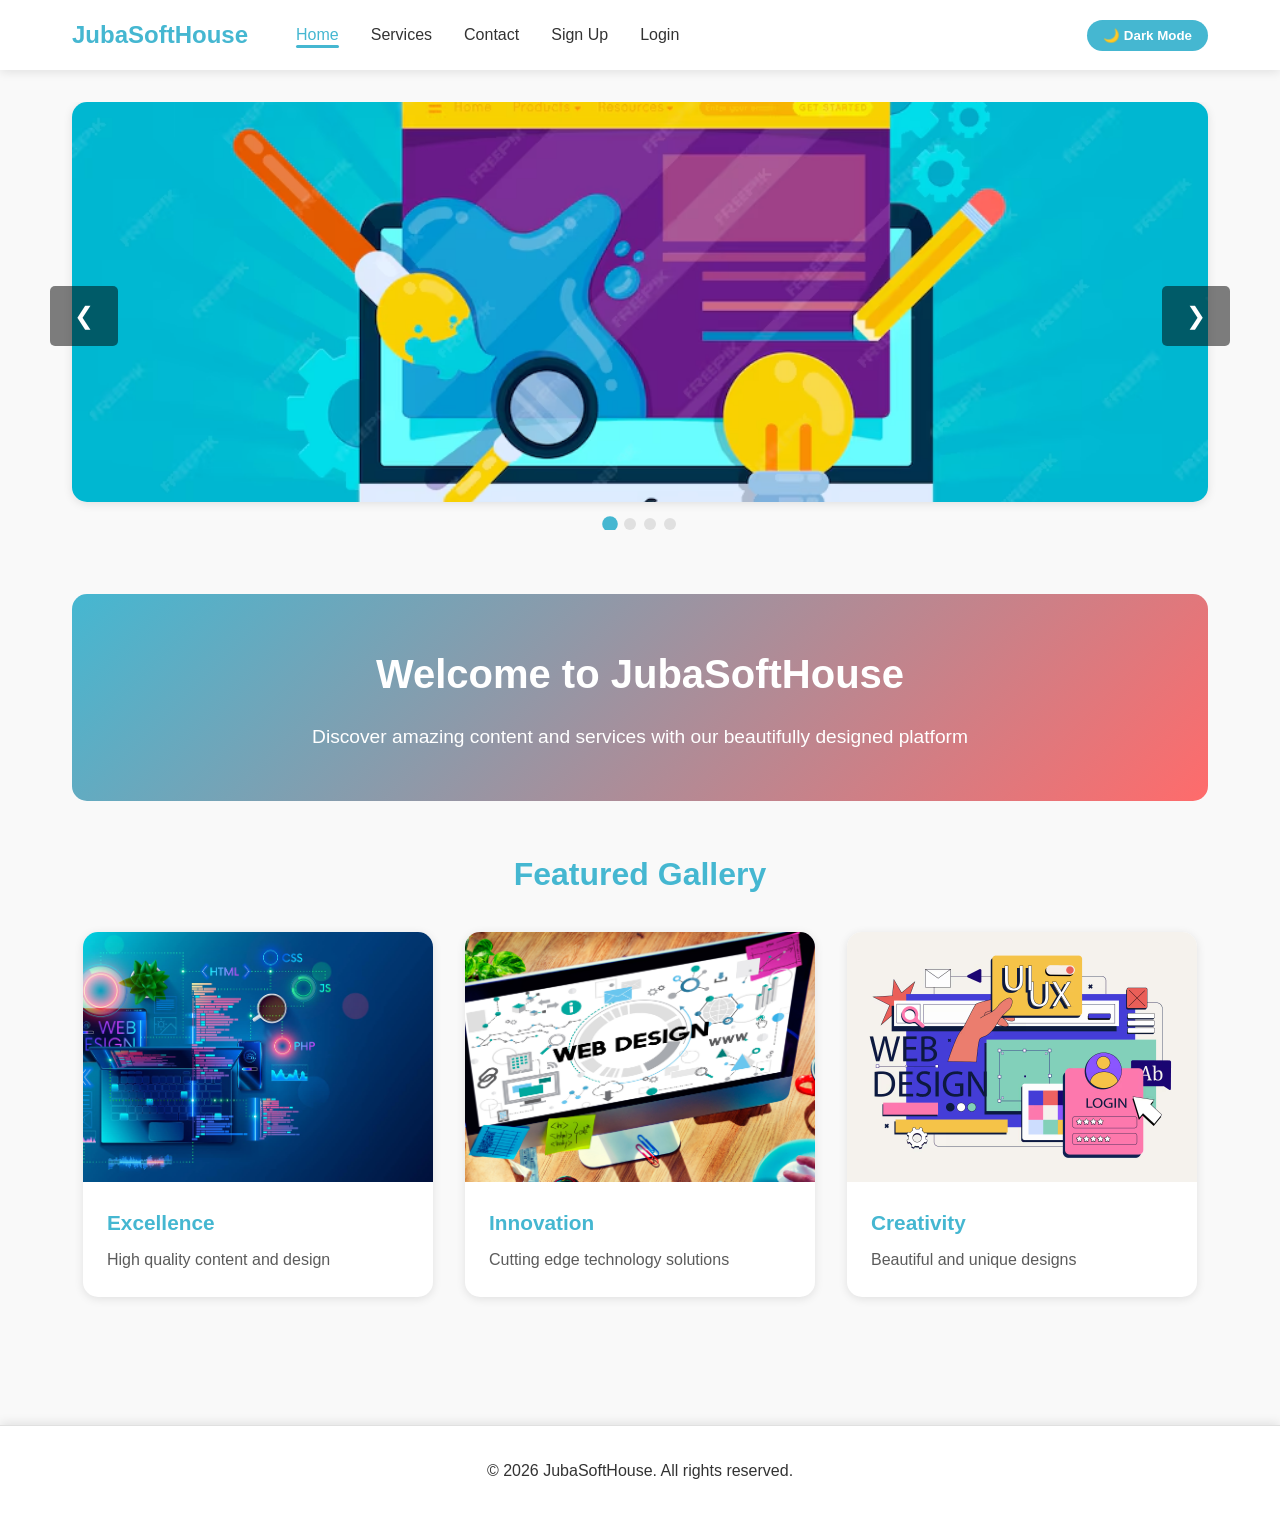
<file: index.html>
<!DOCTYPE html>
<html lang="en">
<head>
    <meta charset="UTF-8">
    <meta name="viewport" content="width=device-width, initial-scale=1.0">
    <title>Home - JubaSoftHouse</title>
    <link rel="stylesheet" href="style.css">
</head>
<body>
    <!-- Navigation Bar -->
    <nav class="navbar">
        <div class="nav-container">
            <div class="logo">JubaSoftHouse</div>
            <ul class="nav-menu">
                <li><a href="index.html" class="active">Home</a></li>
                <li><a href="services.html">Services</a></li>
                <li><a href="contact.html">Contact</a></li>
                <li><a href="signup.html">Sign Up</a></li>
                <li><a href="login.html">Login</a></li>
            </ul>
            <button class="dark-mode-toggle" id="darkModeBtn">🌙 Dark Mode</button>
        </div>
    </nav>

    <!-- Sliding Images Section -->
    <div class="slider-container">
        <div class="slider">
            <img src="Images/web4.avif" alt="Slide 1" class="slide">
            <img src="Images/wEB2.jpeg" alt="Slide 2" class="slide">
            <img src="Images/web5.avif" alt="Slide 3" class="slide">
            <img src="Images/Web-Design (1).jpg" alt="Slide 4" class="slide">
        </div>
        <button class="prev-btn" onclick="changeSlide(-1)">❮</button>
        <button class="next-btn" onclick="changeSlide(1)">❯</button>
        <div class="dots">
            <span class="dot" onclick="currentSlide(0)"></span>
            <span class="dot" onclick="currentSlide(1)"></span>
            <span class="dot" onclick="currentSlide(2)"></span>
            <span class="dot" onclick="currentSlide(3)"></span>
        </div>
    </div>

    <!-- Main Content -->
    <main class="main-content">
        <section class="hero">
            <h1>Welcome to JubaSoftHouse</h1>
            <p>Discover amazing content and services with our beautifully designed platform</p>
        </section>

        <!-- Gallery Section with 3 Images -->
        <section class="gallery">
            <h2>Featured Gallery</h2>
            <div class="gallery-container">
                <div class="gallery-item">
                    <img src="Images/web-design.jpg" alt="Gallery 1">
                    <h3>Excellence</h3>
                    <p>High quality content and design</p>
                </div>
                <div class="gallery-item">
                    <img src="Images/Web1.jpg" alt="Gallery 2">
                    <h3>Innovation</h3>
                    <p>Cutting edge technology solutions</p>
                </div>
                <div class="gallery-item">
                    <img src="Images/Web3.avif" alt="Gallery 3">
                    <h3>Creativity</h3>
                    <p>Beautiful and unique designs</p>
                </div>
            </div>
        </section>
    </main>

    <!-- Footer -->
    <footer class="footer">
        <p>&copy; 2026 JubaSoftHouse. All rights reserved.</p>
    </footer>

    <script src="script.js"></script>
</body>
</html>
</file>
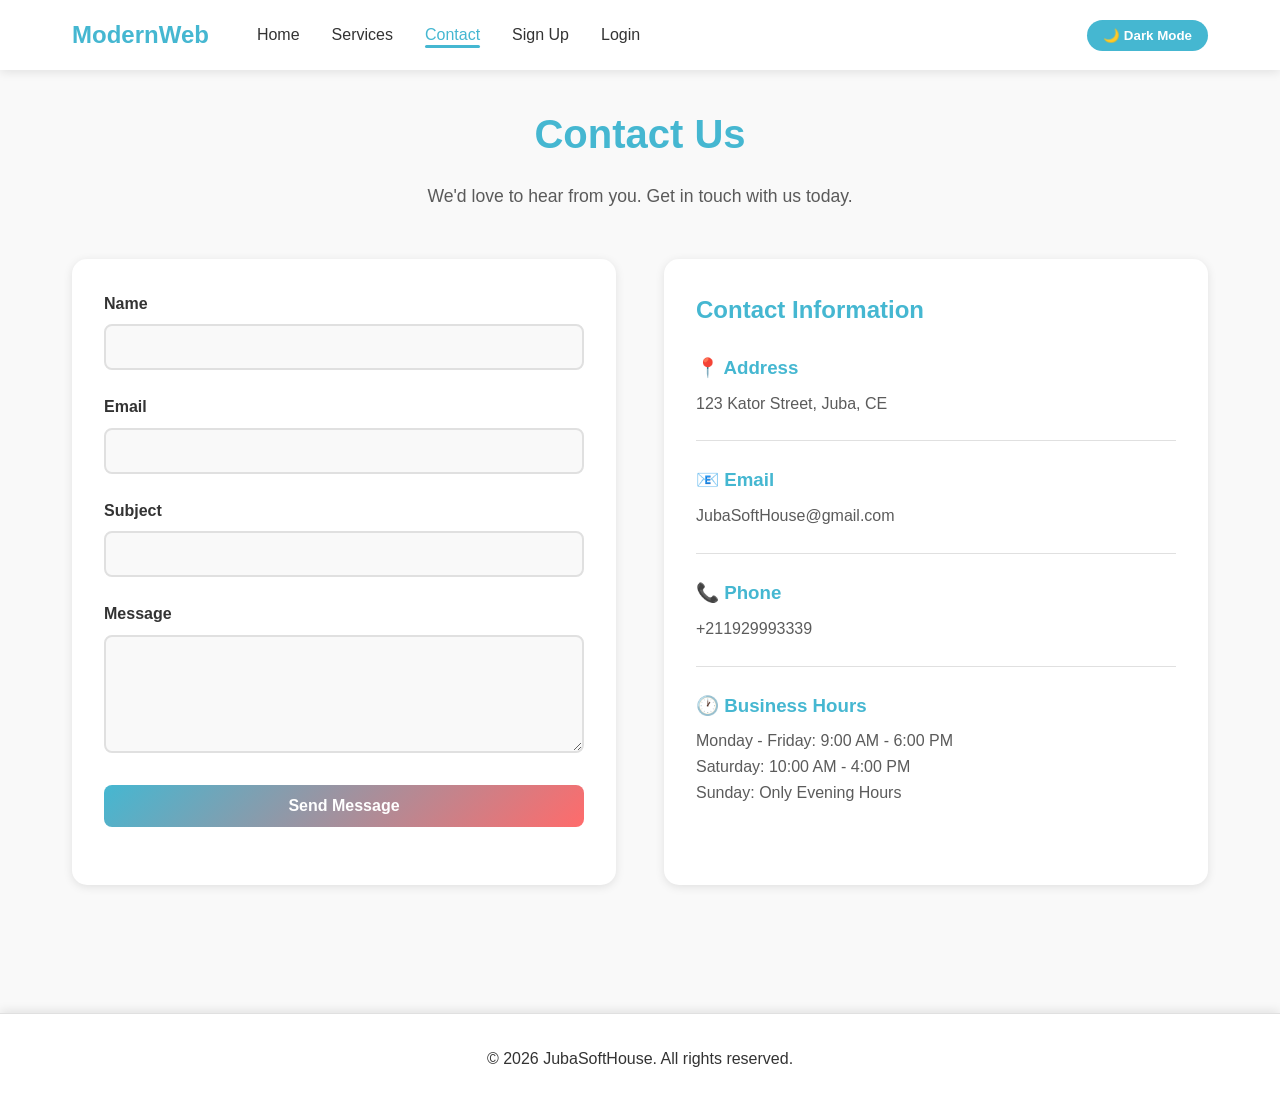
<file: contact.html>
<!DOCTYPE html>
<html lang="en">
<head>
    <meta charset="UTF-8">
    <meta name="viewport" content="width=device-width, initial-scale=1.0">
    <title>Contact - Modern Website</title>
    <link rel="stylesheet" href="style.css">
</head>
<body>
    <!-- Navigation Bar -->
    <nav class="navbar">
        <div class="nav-container">
            <div class="logo">ModernWeb</div>
            <ul class="nav-menu">
                <li><a href="index.html">Home</a></li>
                <li><a href="services.html">Services</a></li>
                <li><a href="contact.html" class="active">Contact</a></li>
                <li><a href="signup.html">Sign Up</a></li>
                <li><a href="login.html">Login</a></li>
            </ul>
            <button class="dark-mode-toggle" id="darkModeBtn">🌙 Dark Mode</button>
        </div>
    </nav>

    <!-- Main Content -->
    <main class="main-content">
        <section class="page-header">
            <h1>Contact Us</h1>
            <p>We'd love to hear from you. Get in touch with us today.</p>
        </section>

        <section class="contact-section">
            <div class="contact-form-container">
                <form class="contact-form">
                    <div class="form-group">
                        <label for="name">Name</label>
                        <input type="text" id="name" name="name" required>
                    </div>
                    <div class="form-group">
                        <label for="email">Email</label>
                        <input type="email" id="email" name="email" required>
                    </div>
                    <div class="form-group">
                        <label for="subject">Subject</label>
                        <input type="text" id="subject" name="subject" required>
                    </div>
                    <div class="form-group">
                        <label for="message">Message</label>
                        <textarea id="message" name="message" rows="5" required></textarea>
                    </div>
                    <button type="submit" class="btn-submit">Send Message</button>
                </form>
            </div>

            <div class="contact-info">
                <h2>Contact Information</h2>
                <div class="info-item">
                    <h3>📍 Address</h3>
                    <p>123 Kator Street, Juba, CE </p>
                </div>
                <div class="info-item">
                    <h3>📧 Email</h3>
                    <p>JubaSoftHouse@gmail.com</p>
                </div>
                <div class="info-item">
                    <h3>📞 Phone</h3>
                    <p>+211929993339</p>
                </div>
                <div class="info-item">
                    <h3>🕐 Business Hours</h3>
                    <p>Monday - Friday: 9:00 AM - 6:00 PM<br>
                    Saturday: 10:00 AM - 4:00 PM<br>
                    Sunday: Only Evening Hours</p>
                </div>
            </div>
        </section>
    </main>

    <!-- Footer -->
    <footer class="footer">
        <p>&copy; 2026 JubaSoftHouse. All rights reserved.</p>
    </footer>

    <script src="script.js"></script>
</body>
</html>
</file>
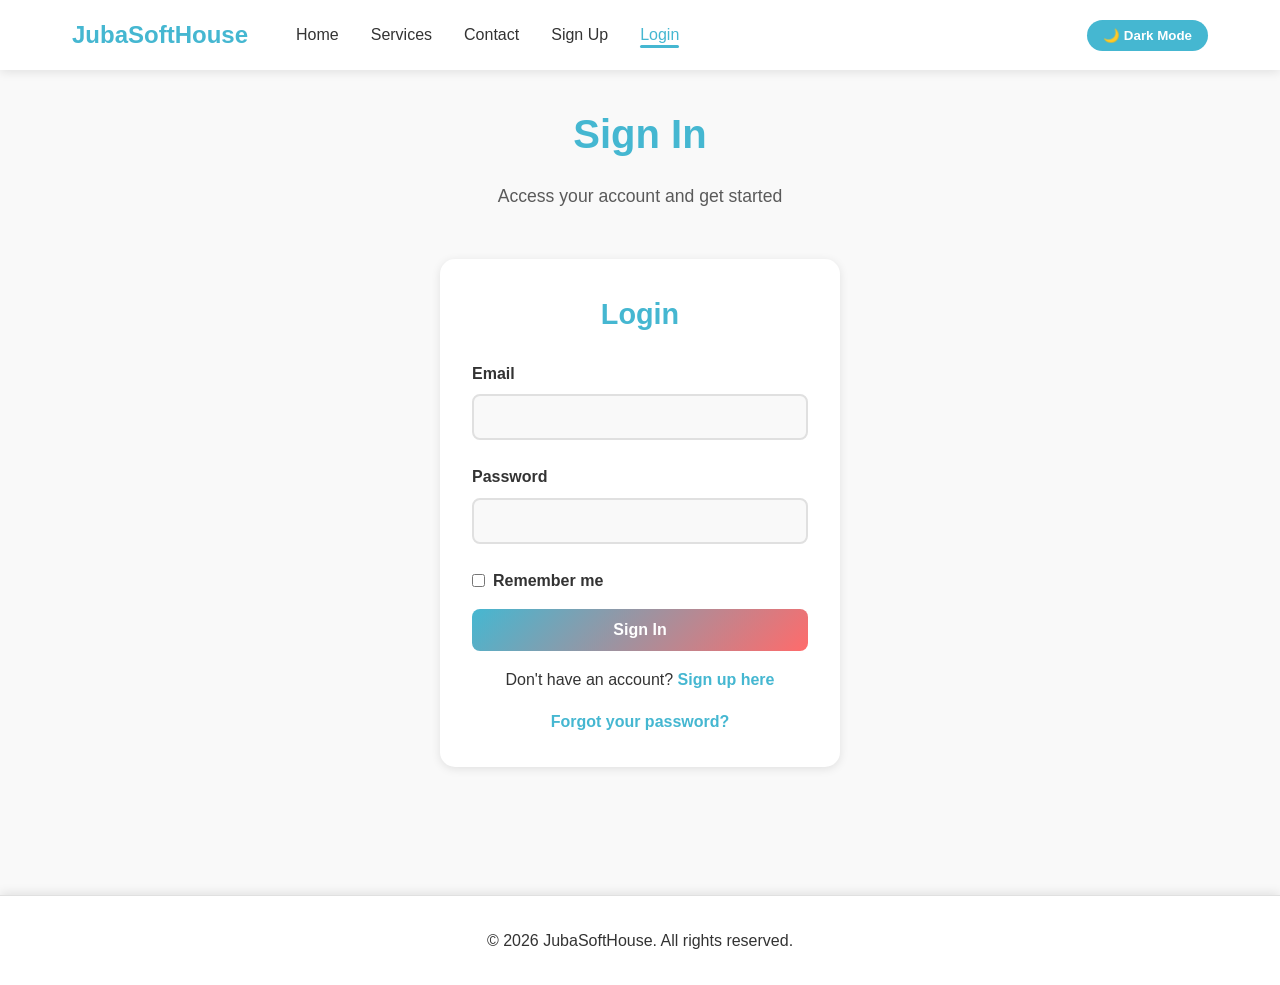
<file: login.html>
<!DOCTYPE html>
<html lang="en">
<head>
    <meta charset="UTF-8">
    <meta name="viewport" content="width=device-width, initial-scale=1.0">
    <title>Login - JubaSoftHouse</title>
    <link rel="stylesheet" href="style.css">
</head>
<body>
    <!-- Navigation Bar -->
    <nav class="navbar">
        <div class="nav-container">
            <div class="logo">JubaSoftHouse</div>
            <ul class="nav-menu">
                <li><a href="index.html">Home</a></li>
                <li><a href="services.html">Services</a></li>
                <li><a href="contact.html">Contact</a></li>
                <li><a href="signup.html">Sign Up</a></li>
                <li><a href="login.html" class="active">Login</a></li>
            </ul>
            <button class="dark-mode-toggle" id="darkModeBtn">🌙 Dark Mode</button>
        </div>
    </nav>

    <!-- Main Content -->
    <main class="main-content">
        <section class="page-header">
            <h1>Sign In</h1>
            <p>Access your account and get started</p>
        </section>

        <section class="auth-section">
            <div class="auth-container">
                <h2>Login</h2>
                <form class="auth-form">
                    <div class="form-group">
                        <label for="login-email">Email</label>
                        <input type="email" id="login-email" name="email" required>
                    </div>
                    <div class="form-group">
                        <label for="login-password">Password</label>
                        <input type="password" id="login-password" name="password" required>
                    </div>
                    <div class="form-group checkbox">
                        <input type="checkbox" id="remember" name="remember">
                        <label for="remember">Remember me</label>
                    </div>
                    <button type="submit" class="btn-submit">Sign In</button>
                </form>
                <p class="auth-link">Don't have an account? <a href="signup.html">Sign up here</a></p>
                <p class="auth-link"><a href="#">Forgot your password?</a></p>
            </div>
        </section>
    </main>

    <!-- Footer -->
    <footer class="footer">
        <p>&copy; 2026 JubaSoftHouse. All rights reserved.</p>
    </footer>

    <script src="script.js"></script>
</body>
</html>
</file>
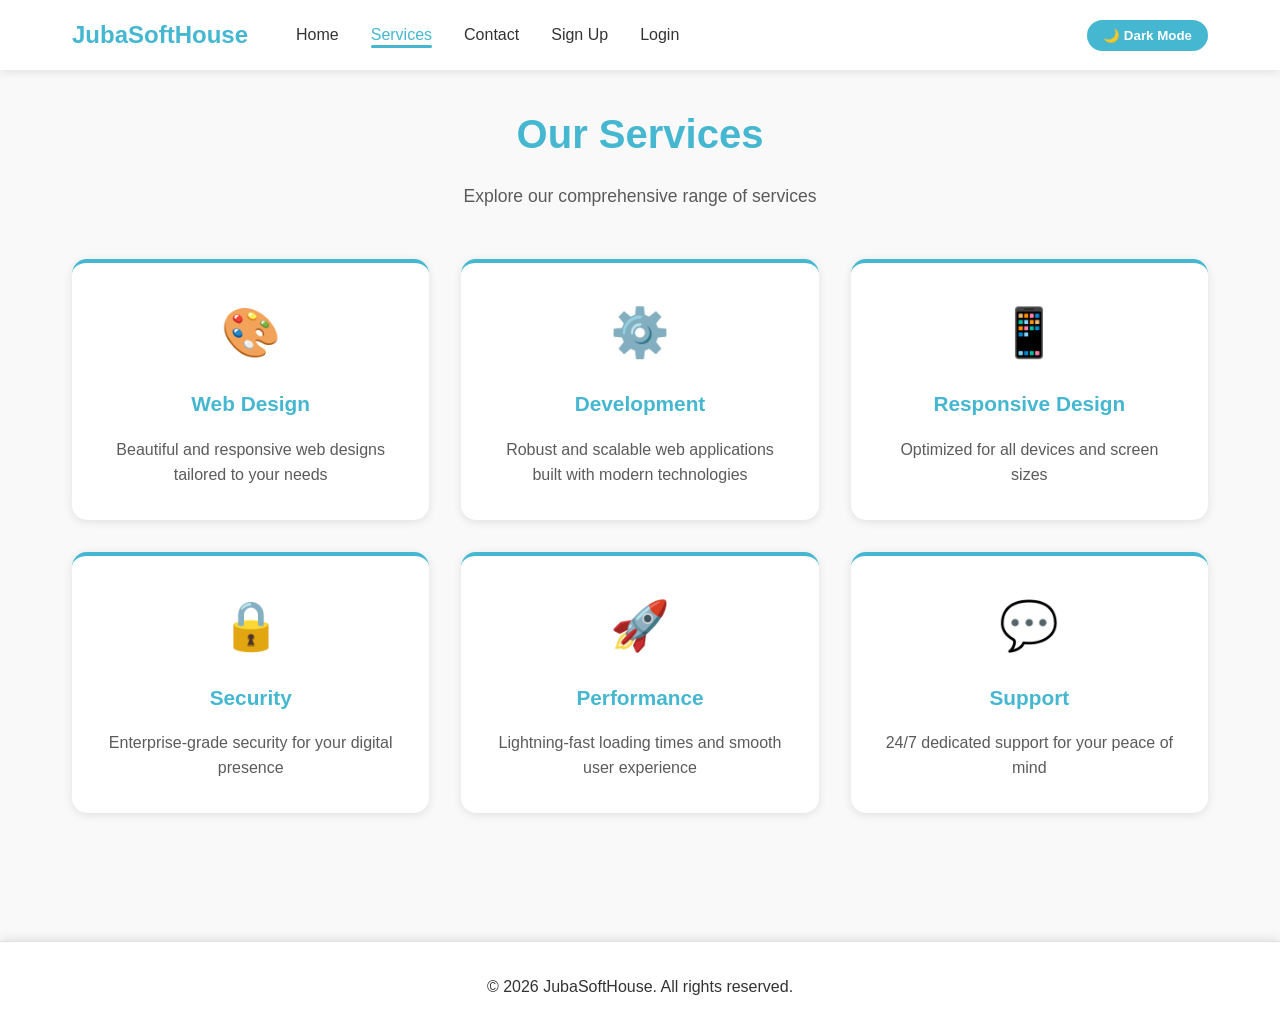
<file: services.html>
<!DOCTYPE html>
<html lang="en">
<head>
    <meta charset="UTF-8">
    <meta name="viewport" content="width=device-width, initial-scale=1.0">
    <title>Services - JubaSoftHouse</title>
    <link rel="stylesheet" href="style.css">
</head>
<body>
    <!-- Navigation Bar -->
    <nav class="navbar">
        <div class="nav-container">
            <div class="logo">JubaSoftHouse</div>
            <ul class="nav-menu">
                <li><a href="index.html">Home</a></li>
                <li><a href="services.html" class="active">Services</a></li>
                <li><a href="contact.html">Contact</a></li>
                <li><a href="signup.html">Sign Up</a></li>
                <li><a href="login.html">Login</a></li>
            </ul>
            <button class="dark-mode-toggle" id="darkModeBtn">🌙 Dark Mode</button>
        </div>
    </nav>

    <!-- Main Content -->
    <main class="main-content">
        <section class="page-header">
            <h1>Our Services</h1>
            <p>Explore our comprehensive range of services</p>
        </section>

        <section class="services-section">
            <div class="service-card">
                <div class="service-icon">🎨</div>
                <h3>Web Design</h3>
                <p>Beautiful and responsive web designs tailored to your needs</p>
            </div>
            <div class="service-card">
                <div class="service-icon">⚙️</div>
                <h3>Development</h3>
                <p>Robust and scalable web applications built with modern technologies</p>
            </div>
            <div class="service-card">
                <div class="service-icon">📱</div>
                <h3>Responsive Design</h3>
                <p>Optimized for all devices and screen sizes</p>
            </div>
            <div class="service-card">
                <div class="service-icon">🔒</div>
                <h3>Security</h3>
                <p>Enterprise-grade security for your digital presence</p>
            </div>
            <div class="service-card">
                <div class="service-icon">🚀</div>
                <h3>Performance</h3>
                <p>Lightning-fast loading times and smooth user experience</p>
            </div>
            <div class="service-card">
                <div class="service-icon">💬</div>
                <h3>Support</h3>
                <p>24/7 dedicated support for your peace of mind</p>
            </div>
        </section>
    </main>

    <!-- Footer -->
    <footer class="footer">
        <p>&copy; 2026 JubaSoftHouse. All rights reserved.</p>
    </footer>

    <script src="script.js"></script>
</body>
</html>
</file>
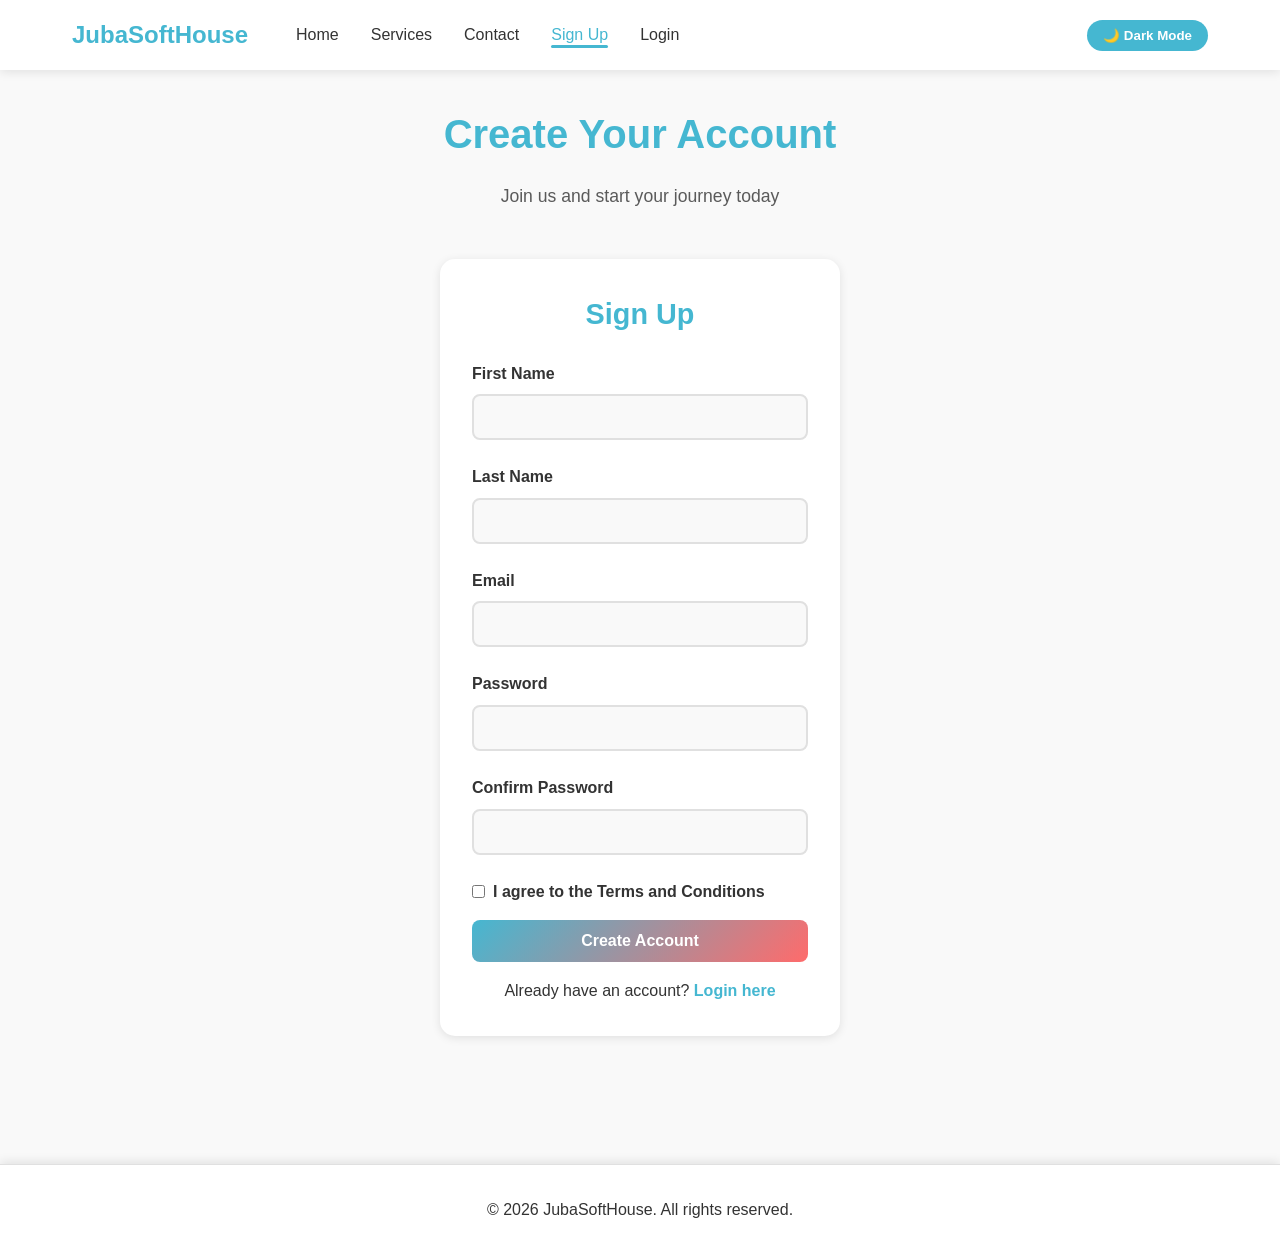
<file: signup.html>
<!DOCTYPE html>
<html lang="en">
<head>
    <meta charset="UTF-8">
    <meta name="viewport" content="width=device-width, initial-scale=1.0">
    <title>Sign Up - Modern Website</title>
    <link rel="stylesheet" href="style.css">
</head>
<body>
    <!-- Navigation Bar -->
    <nav class="navbar">
        <div class="nav-container">
            <div class="logo">JubaSoftHouse</div>
            <ul class="nav-menu">
                <li><a href="index.html">Home</a></li>
                <li><a href="services.html">Services</a></li>
                <li><a href="contact.html">Contact</a></li>
                <li><a href="signup.html" class="active">Sign Up</a></li>
                <li><a href="login.html">Login</a></li>
            </ul>
            <button class="dark-mode-toggle" id="darkModeBtn">🌙 Dark Mode</button>
        </div>
    </nav>

    <!-- Main Content -->
    <main class="main-content">
        <section class="page-header">
            <h1>Create Your Account</h1>
            <p>Join us and start your journey today</p>
        </section>

        <section class="auth-section">
            <div class="auth-container">
                <h2>Sign Up</h2>
                <form class="auth-form">
                    <div class="form-group">
                        <label for="firstname">First Name</label>
                        <input type="text" id="firstname" name="firstname" required>
                    </div>
                    <div class="form-group">
                        <label for="lastname">Last Name</label>
                        <input type="text" id="lastname" name="lastname" required>
                    </div>
                    <div class="form-group">
                        <label for="signup-email">Email</label>
                        <input type="email" id="signup-email" name="email" required>
                    </div>
                    <div class="form-group">
                        <label for="signup-password">Password</label>
                        <input type="password" id="signup-password" name="password" required>
                    </div>
                    <div class="form-group">
                        <label for="confirm-password">Confirm Password</label>
                        <input type="password" id="confirm-password" name="confirmPassword" required>
                    </div>
                    <div class="form-group checkbox">
                        <input type="checkbox" id="terms" name="terms" required>
                        <label for="terms">I agree to the Terms and Conditions</label>
                    </div>
                    <button type="submit" class="btn-submit">Create Account</button>
                </form>
                <p class="auth-link">Already have an account? <a href="login.html">Login here</a></p>
            </div>
        </section>
    </main>

    <!-- Footer -->
    <footer class="footer">
        <p>&copy; 2026 JubaSoftHouse. All rights reserved.</p>
    </footer>

    <script src="script.js"></script>
</body>
</html>
</file>
<file: style.css>
/* ===== Global Styles ===== */
* {
    margin: 0;
    padding: 0;
    box-sizing: border-box;
}

:root {
    --primary-color: #45B7D1;
    --secondary-color: #FF6B6B;
    --text-color: #333;
    --bg-color: #f9f9f9;
    --card-bg: #ffffff;
    --border-color: #e0e0e0;
    --shadow: 0 2px 10px rgba(0, 0, 0, 0.1);
}

body.dark-mode {
    --text-color: #f0f0f0;
    --bg-color: #1a1a1a;
    --card-bg: #2a2a2a;
    --border-color: #3a3a3a;
    --shadow: 0 2px 10px rgba(0, 0, 0, 0.5);
}

html, body {
    scroll-behavior: smooth;
}

body {
    font-family: 'Segoe UI', Tahoma, Geneva, Verdana, sans-serif;
    color: var(--text-color);
    background-color: var(--bg-color);
    transition: background-color 0.3s, color 0.3s;
    line-height: 1.6;
}

/* ===== Navbar ===== */
.navbar {
    background-color: var(--card-bg);
    box-shadow: var(--shadow);
    position: sticky;
    top: 0;
    z-index: 1000;
    transition: background-color 0.3s;
}

.nav-container {
    max-width: 1200px;
    margin: 0 auto;
    padding: 1rem 2rem;
    display: flex;
    justify-content: space-between;
    align-items: center;
}

.logo {
    font-size: 1.5rem;
    font-weight: bold;
    color: var(--primary-color);
    cursor: pointer;
}

.nav-menu {
    display: flex;
    list-style: none;
    gap: 2rem;
    flex: 1;
    margin-left: 3rem;
}

.nav-menu a {
    text-decoration: none;
    color: var(--text-color);
    font-weight: 500;
    transition: color 0.3s;
    position: relative;
}

.nav-menu a:hover,
.nav-menu a.active {
    color: var(--primary-color);
}

.nav-menu a.active::after {
    content: '';
    position: absolute;
    bottom: -5px;
    left: 0;
    right: 0;
    height: 3px;
    background-color: var(--primary-color);
    border-radius: 2px;
}

.dark-mode-toggle {
    background-color: var(--primary-color);
    color: white;
    border: none;
    padding: 0.5rem 1rem;
    border-radius: 20px;
    cursor: pointer;
    font-weight: 600;
    transition: transform 0.3s, box-shadow 0.3s;
}

.dark-mode-toggle:hover {
    transform: scale(1.05);
    box-shadow: 0 4px 15px rgba(69, 183, 209, 0.4);
}

/* ===== Slider Section ===== */
.slider-container {
    position: relative;
    width: 100%;
    max-width: 1200px;
    margin: 2rem auto;
    padding: 0 2rem;
    overflow: hidden;
}

.slider {
    position: relative;
    width: 100%;
    height: 400px;
    border-radius: 15px;
    overflow: hidden;
    box-shadow: var(--shadow);
}

.slide {
    display: none;
    width: 100%;
    height: 100%;
    object-fit: cover;
    animation: fadeIn 0.5s;
}

.slide.active {
    display: block;
}

@keyframes fadeIn {
    from {
        opacity: 0;
    }
    to {
        opacity: 1;
    }
}

.prev-btn, .next-btn {
    position: absolute;
    top: 50%;
    transform: translateY(-50%);
    background-color: rgba(0, 0, 0, 0.5);
    color: white;
    border: none;
    font-size: 1.5rem;
    padding: 1rem 1.5rem;
    cursor: pointer;
    z-index: 10;
    transition: background-color 0.3s;
    border-radius: 5px;
}

.prev-btn:hover, .next-btn:hover {
    background-color: rgba(0, 0, 0, 0.8);
}

.prev-btn {
    left: 10px;
}

.next-btn {
    right: 10px;
}

.dots {
    display: flex;
    justify-content: center;
    gap: 0.5rem;
    margin-top: 1rem;
}

.dot {
    width: 12px;
    height: 12px;
    border-radius: 50%;
    background-color: var(--border-color);
    cursor: pointer;
    transition: background-color 0.3s, transform 0.3s;
}

.dot.active {
    background-color: var(--primary-color);
    transform: scale(1.3);
}

.dot:hover {
    background-color: var(--primary-color);
}

/* ===== Main Content ===== */
.main-content {
    max-width: 1200px;
    margin: 0 auto;
    padding: 2rem;
    min-height: calc(100vh - 300px);
}

.page-header {
    text-align: center;
    margin-bottom: 3rem;
}

.page-header h1 {
    font-size: 2.5rem;
    margin-bottom: 1rem;
    color: var(--primary-color);
}

.page-header p {
    font-size: 1.1rem;
    color: var(--text-color);
    opacity: 0.8;
}

/* ===== Hero Section ===== */
.hero {
    text-align: center;
    padding: 3rem 2rem;
    background: linear-gradient(135deg, var(--primary-color), var(--secondary-color));
    color: white;
    border-radius: 15px;
    margin-bottom: 3rem;
}

.hero h1 {
    font-size: 2.5rem;
    margin-bottom: 1rem;
}

.hero p {
    font-size: 1.2rem;
}

/* ===== Gallery Section ===== */
.gallery {
    margin-bottom: 3rem;
}

.gallery h2 {
    text-align: center;
    font-size: 2rem;
    margin-bottom: 2rem;
    color: var(--primary-color);
}

.gallery-container {
    display: flex;
    justify-content: center;
    gap: 2rem;
    flex-wrap: wrap;
}

.gallery-item {
    background-color: var(--card-bg);
    border-radius: 15px;
    overflow: hidden;
    box-shadow: var(--shadow);
    transition: transform 0.3s, box-shadow 0.3s;
    flex: 1;
    min-width: 250px;
    max-width: 350px;
}

.gallery-item:hover {
    transform: translateY(-10px);
    box-shadow: 0 10px 25px rgba(0, 0, 0, 0.2);
}

.gallery-item img {
    width: 100%;
    height: 250px;
    object-fit: cover;
}

.gallery-item h3 {
    padding: 1rem 1.5rem 0.5rem;
    color: var(--primary-color);
    font-size: 1.3rem;
}

.gallery-item p {
    padding: 0 1.5rem 1.5rem;
    color: var(--text-color);
    opacity: 0.8;
}

/* ===== Services Section ===== */
.services-section {
    display: grid;
    grid-template-columns: repeat(auto-fit, minmax(280px, 1fr));
    gap: 2rem;
    margin-bottom: 3rem;
}

.service-card {
    background-color: var(--card-bg);
    padding: 2rem;
    border-radius: 15px;
    box-shadow: var(--shadow);
    text-align: center;
    transition: transform 0.3s, box-shadow 0.3s;
    border-top: 4px solid var(--primary-color);
}

.service-card:hover {
    transform: translateY(-10px);
    box-shadow: 0 10px 30px rgba(0, 0, 0, 0.2);
}

.service-icon {
    font-size: 3rem;
    margin-bottom: 1rem;
}

.service-card h3 {
    color: var(--primary-color);
    margin-bottom: 1rem;
    font-size: 1.3rem;
}

.service-card p {
    color: var(--text-color);
    opacity: 0.8;
}

/* ===== Contact Section ===== */
.contact-section {
    display: grid;
    grid-template-columns: 1fr 1fr;
    gap: 3rem;
    margin-bottom: 3rem;
}

.contact-form-container,
.contact-info {
    background-color: var(--card-bg);
    padding: 2rem;
    border-radius: 15px;
    box-shadow: var(--shadow);
}

.contact-info h2 {
    color: var(--primary-color);
    margin-bottom: 1.5rem;
}

.info-item {
    margin-bottom: 1.5rem;
    padding-bottom: 1.5rem;
    border-bottom: 1px solid var(--border-color);
}

.info-item:last-child {
    border-bottom: none;
}

.info-item h3 {
    color: var(--primary-color);
    margin-bottom: 0.5rem;
}

.info-item p {
    color: var(--text-color);
    opacity: 0.8;
}

@media (max-width: 768px) {
    .contact-section {
        grid-template-columns: 1fr;
    }
}

/* ===== Auth Section ===== */
.auth-section {
    display: flex;
    justify-content: center;
    margin-bottom: 3rem;
}

.auth-container {
    background-color: var(--card-bg);
    padding: 2rem;
    border-radius: 15px;
    box-shadow: var(--shadow);
    width: 100%;
    max-width: 400px;
}

.auth-container h2 {
    text-align: center;
    color: var(--primary-color);
    margin-bottom: 1.5rem;
    font-size: 1.8rem;
}

.auth-form {
    display: flex;
    flex-direction: column;
}

.form-group {
    margin-bottom: 1.5rem;
}

.form-group label {
    display: block;
    margin-bottom: 0.5rem;
    font-weight: 600;
    color: var(--text-color);
}

.form-group input[type="text"],
.form-group input[type="email"],
.form-group input[type="password"],
.contact-form textarea {
    width: 100%;
    padding: 0.75rem;
    border: 2px solid var(--border-color);
    border-radius: 8px;
    font-size: 1rem;
    color: var(--text-color);
    background-color: var(--bg-color);
    transition: border-color 0.3s;
}

.form-group input[type="text"]:focus,
.form-group input[type="email"]:focus,
.form-group input[type="password"]:focus,
.contact-form textarea:focus {
    outline: none;
    border-color: var(--primary-color);
}

.form-group.checkbox {
    display: flex;
    align-items: center;
    margin-bottom: 1rem;
}

.form-group.checkbox input[type="checkbox"] {
    width: auto;
    margin-right: 0.5rem;
    cursor: pointer;
}

.form-group.checkbox label {
    margin-bottom: 0;
    cursor: pointer;
}

.btn-submit {
    background: linear-gradient(135deg, var(--primary-color), var(--secondary-color));
    color: white;
    padding: 0.75rem;
    border: none;
    border-radius: 8px;
    font-size: 1rem;
    font-weight: 600;
    cursor: pointer;
    transition: transform 0.3s, box-shadow 0.3s;
}

.btn-submit:hover {
    transform: scale(1.05);
    box-shadow: 0 5px 15px rgba(69, 183, 209, 0.4);
}

.auth-link {
    text-align: center;
    margin-top: 1rem;
    color: var(--text-color);
}

.auth-link a {
    color: var(--primary-color);
    text-decoration: none;
    font-weight: 600;
    transition: color 0.3s;
}

.auth-link a:hover {
    color: var(--secondary-color);
}

/* ===== Contact Form ===== */
.contact-form {
    display: flex;
    flex-direction: column;
}

.contact-form .form-group {
    margin-bottom: 1.5rem;
}

.contact-form label {
    display: block;
    margin-bottom: 0.5rem;
    font-weight: 600;
    color: var(--text-color);
}

.contact-form textarea {
    resize: vertical;
}

/* ===== Footer ===== */
.footer {
    background-color: var(--card-bg);
    color: var(--text-color);
    text-align: center;
    padding: 2rem;
    margin-top: 3rem;
    border-top: 1px solid var(--border-color);
    box-shadow: 0 -2px 10px rgba(0, 0, 0, 0.1);
}

/* ===== Responsive Design ===== */
@media (max-width: 768px) {
    .nav-container {
        flex-direction: column;
        gap: 1rem;
    }

    .nav-menu {
        flex-wrap: wrap;
        justify-content: center;
        margin-left: 0;
        gap: 1rem;
    }

    .slider {
        height: 250px;
    }

    .prev-btn, .next-btn {
        padding: 0.75rem 1rem;
        font-size: 1.2rem;
    }

    .hero h1 {
        font-size: 1.8rem;
    }

    .page-header h1 {
        font-size: 1.8rem;
    }

    .gallery-container {
        flex-direction: column;
        align-items: center;
    }

    .gallery-item {
        width: 100%;
        max-width: 100%;
    }

    .services-section {
        grid-template-columns: 1fr;
    }

    .slider-container {
        padding: 0 1rem;
    }

    .main-content {
        padding: 1rem;
    }
}

@media (max-width: 480px) {
    .nav-menu {
        flex-direction: column;
        gap: 0.5rem;
    }

    .nav-menu a,
    .nav-menu a.active {
        font-size: 0.9rem;
    }

    .slider {
        height: 200px;
    }

    .hero {
        padding: 1.5rem 1rem;
    }

    .hero h1 {
        font-size: 1.5rem;
    }

    .hero p {
        font-size: 1rem;
    }

    .page-header h1 {
        font-size: 1.5rem;
    }
}
</file>
